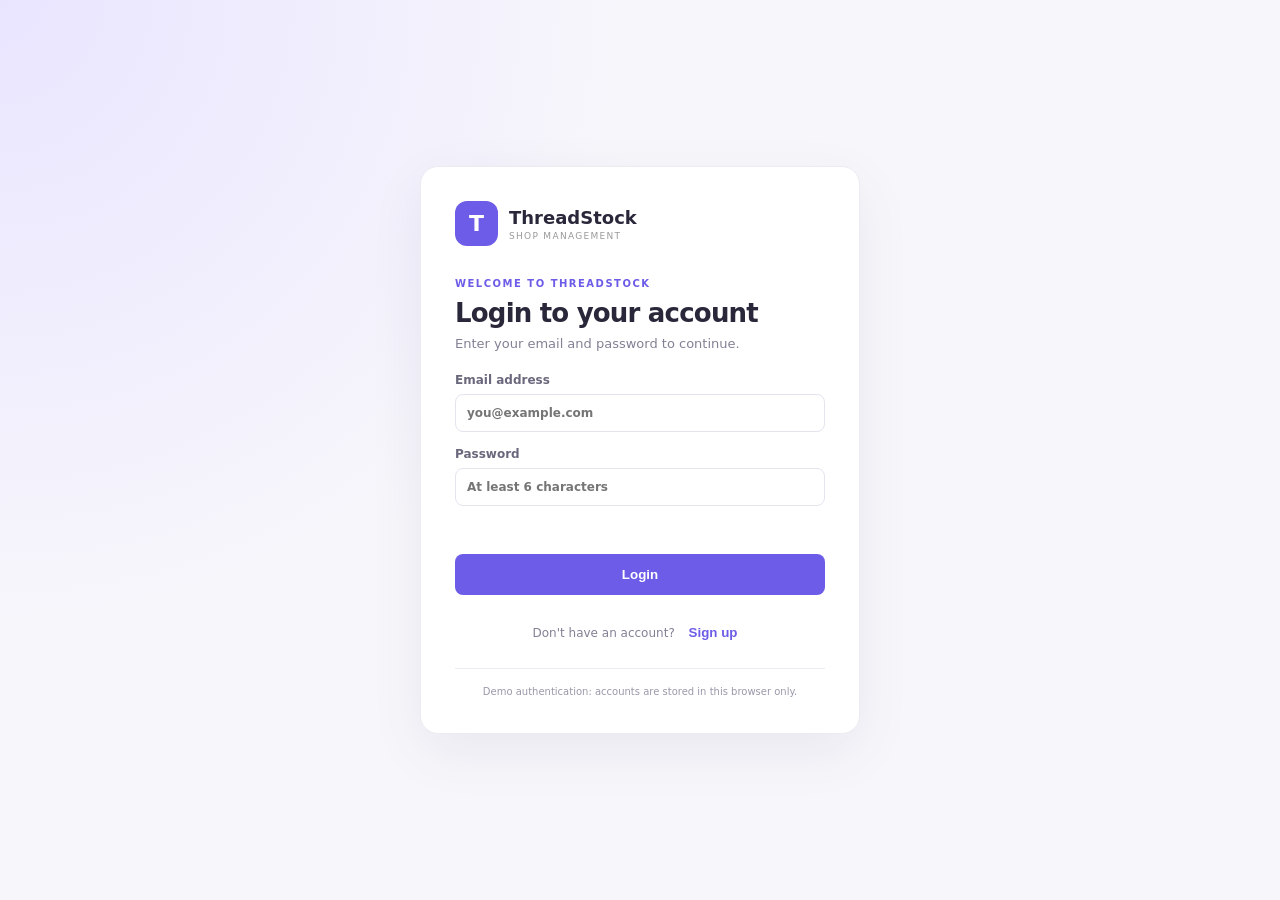
<file: index.html>
<!doctype html>
<html lang="en"><head><meta charset="utf-8"><meta name="viewport" content="width=device-width,initial-scale=1"><title>ThreadStock | Clothing Inventory</title><link rel="stylesheet" href="style.css"></head>
<body>
<div id="auth-screen" class="auth-screen">
  <div class="auth-card">
    <div class="auth-brand"><b class="logo">T</b><div><strong>ThreadStock</strong><small>SHOP MANAGEMENT</small></div></div>
    <p class="auth-eyebrow">WELCOME TO THREADSTOCK</p>
    <h1 id="auth-title">Login to your account</h1>
    <p class="auth-subtitle" id="auth-subtitle">Enter your email and password to continue.</p>
    <form id="auth-form">
      <label id="name-field" class="auth-field" hidden>Full name
        <input id="auth-name" type="text" maxlength="60" placeholder="Your name">
      </label>
      <label class="auth-field">Email address
        <input id="auth-email" type="email" autocomplete="email" required placeholder="you@example.com">
      </label>
      <label class="auth-field">Password
        <input id="auth-password" type="password" autocomplete="current-password" minlength="6" required placeholder="At least 6 characters">
      </label>
      <label id="confirm-field" class="auth-field" hidden>Confirm password
        <input id="auth-confirm" type="password" minlength="6" placeholder="Enter password again">
      </label>
      <p id="auth-error" class="auth-error" role="alert"></p>
      <button class="primary auth-submit" id="auth-submit" type="submit">Login</button>
    </form>
    <p class="auth-switch"><span id="auth-switch-text">Don't have an account?</span>
      <button type="button" class="link" id="auth-switch">Sign up</button>
    </p>
    <p class="auth-demo-note">Demo authentication: accounts are stored in this browser only.</p>
  </div>
</div>
<div id="app-shell" hidden>
<aside class="sidebar"><div class="brand"><b class="logo">T</b><div><strong>ThreadStock</strong><small>SHOP MANAGEMENT</small></div></div><nav><button class="nav active" data-page="dashboard">▦ Dashboard</button><button class="nav" data-page="products">▣ Products & Stock</button><button class="nav" data-page="billing">▤ Create Bill</button><button class="nav" data-page="sales">▥ Sales History</button></nav><div class="account-box"><span id="logged-in-email"></span><button id="logout" type="button">Log out</button></div>
<p class="local"><i></i> Local demo mode<br><small>Data saved in this browser.</small></p></aside>
<main><header><div><small class="eyebrow">CLOTHING STORE / MANAGEMENT</small><h1 id="page-title">Dashboard</h1></div><button class="primary" id="quick-add">＋ Add product</button></header>
<section class="page active" id="dashboard"><div class="hero"><small>YOUR STORE AT A GLANCE</small><h2>Good business starts with<br>organized stock.</h2><p>Track products, create bills, and keep your shop moving.</p></div><div class="stats"><article><span>Total products</span><strong id="stat-products">0</strong><small>Unique product entries</small></article><article><span>Units in stock</span><strong id="stat-units">0</strong><small>Across all products</small></article><article><span>Low stock alerts</span><strong id="stat-low">0</strong><small>5 units or fewer</small></article><article><span>Total sales</span><strong id="stat-sales">₹0.00</strong><small>Completed bills</small></article></div><div class="columns"><article class="panel"><h3>Low stock alerts</h3><div id="low-list" class="empty">No low-stock products. Nice work!</div></article><article class="panel"><h3>Recent sales</h3><div id="recent-list" class="empty">No sales recorded yet.</div></article></div></section>
<section class="page" id="products"><div class="toolbar"><div><h2>Products & stock</h2><p>Add products and monitor available sizes and quantities.</p></div><button class="primary" id="add-product">＋ Add product</button></div><div class="filters"><input id="search" placeholder="Search product, category or size"><select id="filter"><option value="">All categories</option><option>Shirts</option><option>T-shirts</option><option>Trousers</option><option>Dresses</option><option>Ethnic wear</option><option>Other</option></select></div><div class="panel tablebox"><table><thead><tr><th>Product</th><th>Category</th><th>Size</th><th>Price</th><th>Stock</th><th>Status</th><th>Actions</th></tr></thead><tbody id="products-table"></tbody></table><div id="products-empty" class="empty">No products yet. Add your first product.</div></div></section>
<section class="page" id="billing"><div class="toolbar"><div><h2>Create a bill</h2><p>Add items and complete the sale.</p></div></div><div class="billgrid"><article class="panel"><h3>Customer details</h3><label>Customer name<input id="customer" placeholder="Walk-in customer"></label><label>Phone (optional)<input id="phone" placeholder="Phone number"></label><hr><h3>Add an item</h3><label>Product<select id="bill-product"></select></label><label>Quantity<input id="qty" type="number" min="1" value="1"></label><button class="secondary full" id="add-item">Add item to bill</button><p class="hint">Only products with available stock can be billed.</p></article><article class="panel"><div class="split"><h3>Current bill</h3><span class="tag">DRAFT</span></div><div id="cart" class="empty">Add a product to start a bill.</div><div class="totals"><p><span>Subtotal</span><b id="subtotal">₹0.00</b></p><p><span>Tax (0%)</span><b>₹0.00</b></p><p class="grand"><span>Total</span><b id="total">₹0.00</b></p></div><button class="primary full" id="complete">Complete sale & save bill</button><button class="link full" id="clear">Clear current bill</button></article></div></section>
<section class="page" id="sales"><div class="toolbar"><div><h2>Sales history</h2><p>Review bills and print receipts.</p></div><button class="secondary" id="export">Export sales CSV</button></div><div class="panel tablebox"><table><thead><tr><th>Bill no.</th><th>Date</th><th>Customer</th><th>Items</th><th>Total</th><th>Receipt</th></tr></thead><tbody id="sales-table"></tbody></table><div id="sales-empty" class="empty">Completed bills will appear here.</div></div></section><footer>ThreadStock · TYBCA Field Project Prototype</footer></main>
<dialog id="product-dialog"><form id="product-form"><div class="split"><h2 id="dialog-title">Add product</h2><button type="button" class="close" id="close">×</button></div><input type="hidden" id="edit-id"><label>Product name *<input id="p-name" required maxlength="80" placeholder="Classic cotton shirt"></label><div class="twocol"><label>Category<select id="p-category"><option>Shirts</option><option>T-shirts</option><option>Trousers</option><option>Dresses</option><option>Ethnic wear</option><option>Other</option></select></label><label>Size<select id="p-size"><option>XS</option><option>S</option><option>M</option><option>L</option><option>XL</option><option>XXL</option><option>Free Size</option></select></label><label>Price (₹) *<input id="p-price" type="number" min=".01" step=".01" required></label><label>Quantity in stock *<input id="p-stock" type="number" min="0" step="1" required></label></div><p class="hint">Low-stock alert is shown at 5 units or fewer.</p><div class="actions"><button type="button" class="secondary" id="cancel">Cancel</button><button class="primary" type="submit">Save product</button></div></form></dialog><div id="toast"></div><script src="auth.js"></script><script src="script.js"></script></div></body></html>
</file>
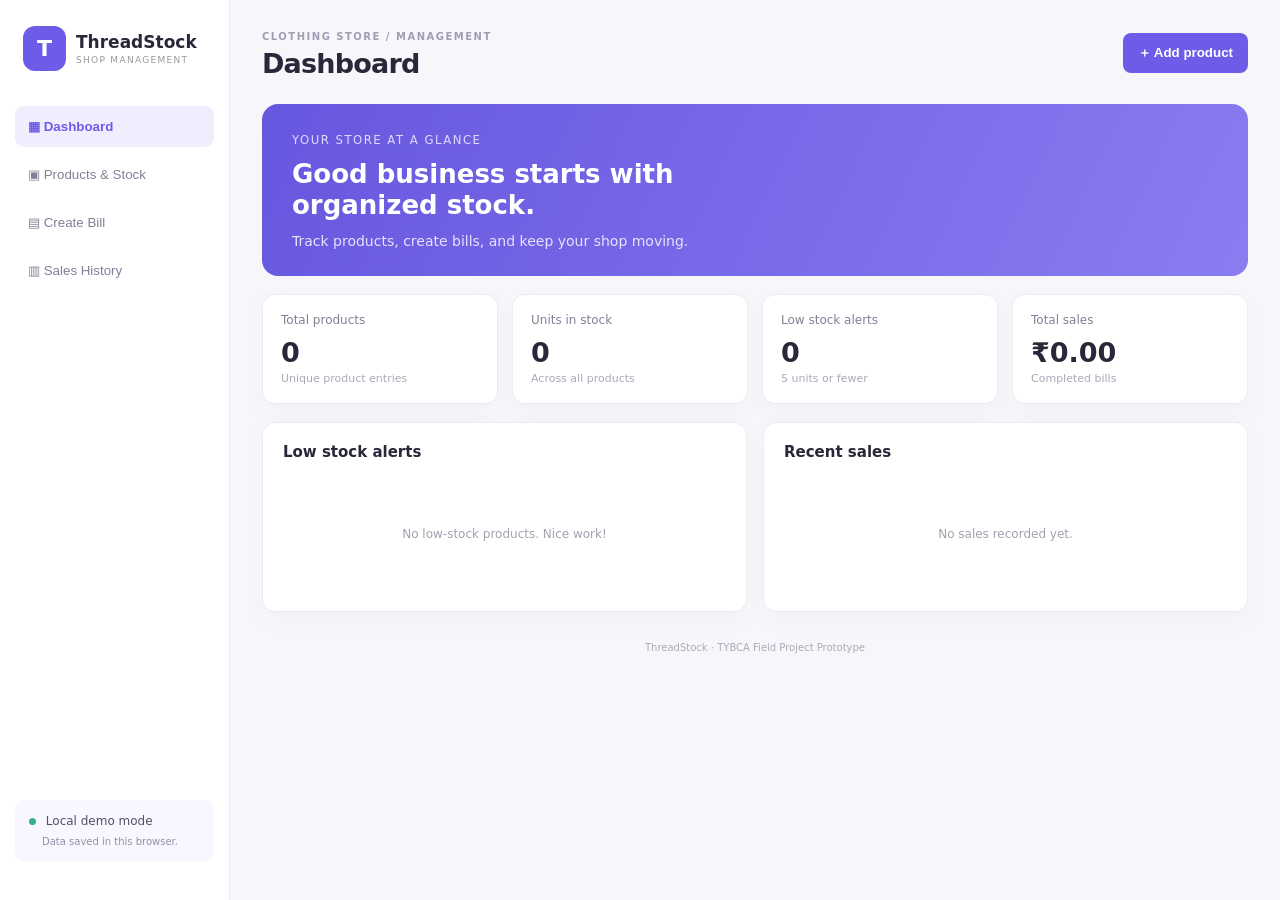
<file: index[1].html>
<!doctype html>
<html lang="en"><head><meta charset="utf-8"><meta name="viewport" content="width=device-width,initial-scale=1"><title>ThreadStock | Clothing Inventory</title><link rel="stylesheet" href="style.css"></head>
<body><aside class="sidebar"><div class="brand"><b class="logo">T</b><div><strong>ThreadStock</strong><small>SHOP MANAGEMENT</small></div></div><nav><button class="nav active" data-page="dashboard">▦ Dashboard</button><button class="nav" data-page="products">▣ Products & Stock</button><button class="nav" data-page="billing">▤ Create Bill</button><button class="nav" data-page="sales">▥ Sales History</button></nav><p class="local"><i></i> Local demo mode<br><small>Data saved in this browser.</small></p></aside>
<main><header><div><small class="eyebrow">CLOTHING STORE / MANAGEMENT</small><h1 id="page-title">Dashboard</h1></div><button class="primary" id="quick-add">＋ Add product</button></header>
<section class="page active" id="dashboard"><div class="hero"><small>YOUR STORE AT A GLANCE</small><h2>Good business starts with<br>organized stock.</h2><p>Track products, create bills, and keep your shop moving.</p></div><div class="stats"><article><span>Total products</span><strong id="stat-products">0</strong><small>Unique product entries</small></article><article><span>Units in stock</span><strong id="stat-units">0</strong><small>Across all products</small></article><article><span>Low stock alerts</span><strong id="stat-low">0</strong><small>5 units or fewer</small></article><article><span>Total sales</span><strong id="stat-sales">₹0.00</strong><small>Completed bills</small></article></div><div class="columns"><article class="panel"><h3>Low stock alerts</h3><div id="low-list" class="empty">No low-stock products. Nice work!</div></article><article class="panel"><h3>Recent sales</h3><div id="recent-list" class="empty">No sales recorded yet.</div></article></div></section>
<section class="page" id="products"><div class="toolbar"><div><h2>Products & stock</h2><p>Add products and monitor available sizes and quantities.</p></div><button class="primary" id="add-product">＋ Add product</button></div><div class="filters"><input id="search" placeholder="Search product, category or size"><select id="filter"><option value="">All categories</option><option>Shirts</option><option>T-shirts</option><option>Trousers</option><option>Dresses</option><option>Ethnic wear</option><option>Other</option></select></div><div class="panel tablebox"><table><thead><tr><th>Product</th><th>Category</th><th>Size</th><th>Price</th><th>Stock</th><th>Status</th><th>Actions</th></tr></thead><tbody id="products-table"></tbody></table><div id="products-empty" class="empty">No products yet. Add your first product.</div></div></section>
<section class="page" id="billing"><div class="toolbar"><div><h2>Create a bill</h2><p>Add items and complete the sale.</p></div></div><div class="billgrid"><article class="panel"><h3>Customer details</h3><label>Customer name<input id="customer" placeholder="Walk-in customer"></label><label>Phone (optional)<input id="phone" placeholder="Phone number"></label><hr><h3>Add an item</h3><label>Product<select id="bill-product"></select></label><label>Quantity<input id="qty" type="number" min="1" value="1"></label><button class="secondary full" id="add-item">Add item to bill</button><p class="hint">Only products with available stock can be billed.</p></article><article class="panel"><div class="split"><h3>Current bill</h3><span class="tag">DRAFT</span></div><div id="cart" class="empty">Add a product to start a bill.</div><div class="totals"><p><span>Subtotal</span><b id="subtotal">₹0.00</b></p><p><span>Tax (0%)</span><b>₹0.00</b></p><p class="grand"><span>Total</span><b id="total">₹0.00</b></p></div><button class="primary full" id="complete">Complete sale & save bill</button><button class="link full" id="clear">Clear current bill</button></article></div></section>
<section class="page" id="sales"><div class="toolbar"><div><h2>Sales history</h2><p>Review bills and print receipts.</p></div><button class="secondary" id="export">Export sales CSV</button></div><div class="panel tablebox"><table><thead><tr><th>Bill no.</th><th>Date</th><th>Customer</th><th>Items</th><th>Total</th><th>Receipt</th></tr></thead><tbody id="sales-table"></tbody></table><div id="sales-empty" class="empty">Completed bills will appear here.</div></div></section><footer>ThreadStock · TYBCA Field Project Prototype</footer></main>
<dialog id="product-dialog"><form id="product-form"><div class="split"><h2 id="dialog-title">Add product</h2><button type="button" class="close" id="close">×</button></div><input type="hidden" id="edit-id"><label>Product name *<input id="p-name" required maxlength="80" placeholder="Classic cotton shirt"></label><div class="twocol"><label>Category<select id="p-category"><option>Shirts</option><option>T-shirts</option><option>Trousers</option><option>Dresses</option><option>Ethnic wear</option><option>Other</option></select></label><label>Size<select id="p-size"><option>XS</option><option>S</option><option>M</option><option>L</option><option>XL</option><option>XXL</option><option>Free Size</option></select></label><label>Price (₹) *<input id="p-price" type="number" min=".01" step=".01" required></label><label>Quantity in stock *<input id="p-stock" type="number" min="0" step="1" required></label></div><p class="hint">Low-stock alert is shown at 5 units or fewer.</p><div class="actions"><button type="button" class="secondary" id="cancel">Cancel</button><button class="primary" type="submit">Save product</button></div></form></dialog><div id="toast"></div><script src="script.js"></script></body></html>
</file>
<file: style.css>
:root{--ink:#29283a;--muted:#828195;--purple:#6c5ce7;--lav:#f0edff;--line:#ecebf2;--bg:#f7f7fb}*{box-sizing:border-box}body{margin:0;background:var(--bg);color:var(--ink);font:14px Inter,system-ui,Arial,sans-serif}.sidebar{position:fixed;inset:0 auto 0 0;width:230px;background:white;border-right:1px solid var(--line);padding:26px 15px;display:flex;flex-direction:column}.brand{display:flex;gap:10px;align-items:center;padding:0 8px 35px}.logo{background:var(--purple);color:white;border-radius:12px;padding:10px 14px;font-size:22px}.brand strong,.brand small{display:block}.brand strong{font-size:17px}.brand small{font-size:9px;color:#999;letter-spacing:1.3px;margin-top:3px}.sidebar nav{display:grid;gap:7px}.nav{border:0;background:white;color:var(--muted);text-align:left;padding:13px;border-radius:9px;cursor:pointer}.nav.active,.nav:hover{background:var(--lav);color:var(--purple);font-weight:bold}.local{margin-top:auto;background:#f8f7ff;border-radius:10px;padding:14px;color:#514e69;font-size:12px}.local i{display:inline-block;width:7px;height:7px;border-radius:50%;background:#30b38c;margin-right:6px}.local small{display:inline-block;margin:8px 0 0 13px;color:#9290a7}main{margin-left:230px;padding:27px 32px;max-width:1500px}header,.toolbar,.split{display:flex;align-items:center;justify-content:space-between;gap:15px}header{margin-bottom:25px}.eyebrow{font-size:10px;letter-spacing:1.5px;color:#a09eb3;font-weight:bold}h1{font-size:27px;margin:5px 0 0;letter-spacing:-.8px}h2{margin:0;font-size:21px}h3{font-size:15px;margin:0 0 16px}.primary,.secondary{border:0;border-radius:8px;padding:11px 15px;font-weight:650;cursor:pointer}.primary{background:var(--purple);color:white}.primary:hover{background:#5142c5}.secondary{background:#efedf7;color:#514e69}.hero{padding:27px 30px;border-radius:16px;color:white;background:linear-gradient(115deg,#6657df,#8a7cf1)}.hero small{letter-spacing:1.5px;color:#ded9ff}.hero h2{font-size:26px;line-height:1.2;margin:12px 0}.hero p{color:#e7e2ff;margin:0}.stats{display:grid;grid-template-columns:repeat(4,1fr);gap:14px;margin:18px 0}.stats article,.panel{background:white;border:1px solid var(--line);border-radius:13px;box-shadow:0 8px 25px #25205308}.stats article{padding:18px}.stats span,.stats small{display:block;color:var(--muted);font-size:12px}.stats strong{display:block;font-size:27px;margin:10px 0 4px}.stats small{font-size:11px;color:#aaa9b8}.columns{display:grid;grid-template-columns:1fr 1fr;gap:16px}.panel{padding:20px}.empty{text-align:center;padding:25px 10px;color:#a2a1b0;font-size:12px}.page{display:none}.page.active{display:block}.toolbar{margin:4px 0 20px}.toolbar p{margin:6px 0 0;color:var(--muted);font-size:12px}.filters{display:flex;gap:10px;margin-bottom:13px}.filters input{flex:1}input,select{font:inherit;width:100%;padding:11px;border:1px solid #e5e3ee;border-radius:8px;background:white;color:var(--ink);margin-top:7px;outline:none}input:focus,select:focus{border-color:#9b90ff}table{border-collapse:collapse;width:100%;text-align:left;white-space:nowrap}th,td{padding:13px 11px;border-bottom:1px solid #f0eff5;font-size:12px}th{font-size:10px;color:#9291a3;text-transform:uppercase;background:#fbfbfd}.tablebox{overflow:auto}.tablebox .empty{display:none}.pill{padding:5px 8px;border-radius:20px;font-size:10px;font-weight:bold}.good{background:#e6f7f1;color:#178369}.low{background:#fff0e2;color:#bd6b1c}.out{background:#ffebee;color:#c74758}.action{border:0;background:none;color:var(--purple);cursor:pointer;font-weight:bold;margin-right:7px}.danger{color:#c74758}.billgrid{display:grid;grid-template-columns:.8fr 1.2fr;gap:16px}.panel label,dialog label{display:block;font-size:12px;color:#69687c;font-weight:650;margin:13px 0}.full{width:100%;margin-top:7px}.hint{font-size:11px;color:#9998aa;line-height:1.5}hr{border:0;border-top:1px solid var(--line);margin:22px 0}.tag{background:var(--lav);color:var(--purple);padding:7px;border-radius:6px;font-size:10px;font-weight:bold}.line{display:flex;justify-content:space-between;align-items:center;gap:12px;border-bottom:1px solid var(--line);padding:12px 0}.line strong{font-size:12px}.line small{display:block;color:var(--muted);margin-top:4px}.remove{border:0;background:#fff0f1;color:#c74758;padding:6px;border-radius:5px;cursor:pointer}.totals{border-top:1px solid var(--line);margin-top:10px;padding-top:10px}.totals p{display:flex;justify-content:space-between;color:var(--muted);font-size:12px}.totals b{color:var(--ink)}.totals .grand{border-top:1px dashed var(--line);padding-top:13px;color:var(--ink);font-size:15px}.grand b{font-size:20px;color:var(--purple)}.link{border:0;background:none;color:var(--purple);cursor:pointer;padding:10px}.close{border:0;border-radius:7px;font-size:22px;background:#f0eff7;cursor:pointer}.twocol{display:grid;grid-template-columns:1fr 1fr;gap:0 13px}.actions{display:flex;justify-content:flex-end;gap:10px;margin-top:20px}dialog{border:0;border-radius:14px;width:min(500px,calc(100% - 25px));padding:24px;box-shadow:0 20px 70px #21194d44}dialog::backdrop{background:#24203977}#toast{position:fixed;bottom:20px;right:20px;background:#29283a;color:white;padding:13px 18px;border-radius:9px;opacity:0;pointer-events:none;transition:.2s}#toast.show{opacity:1}footer{text-align:center;color:#aaa9b8;font-size:10px;padding:30px 0 10px}@media(max-width:1000px){.sidebar{width:200px}main{margin-left:200px;padding:22px}.stats{grid-template-columns:repeat(2,1fr)}.billgrid,.columns{grid-template-columns:1fr}}@media(max-width:650px){.sidebar{position:static;width:auto;padding:12px}.brand{padding:0 4px 12px}.sidebar nav{display:flex;overflow:auto}.nav{white-space:nowrap;padding:10px}.local{display:none}main{margin:0;padding:16px 12px}.stats{gap:9px}.stats article{padding:13px}.stats strong{font-size:23px}.hero{padding:22px}.hero h2{font-size:22px}.columns{gap:10px}.panel{padding:14px}.filters{flex-direction:column}.toolbar{align-items:flex-start}.twocol{grid-template-columns:1fr}}

/* Login and signup screen */
[hidden] { display: none !important; }
.auth-screen {
  min-height: 100vh;
  display: grid;
  place-items: center;
  padding: 24px;
  background: radial-gradient(circle at top left, #e9e5ff, transparent 42%), #f7f7fb;
}
.auth-card {
  width: min(440px, 100%);
  background: #fff;
  border: 1px solid var(--line);
  border-radius: 18px;
  padding: 34px;
  box-shadow: 0 18px 55px #25205312;
}
.auth-brand { display: flex; align-items: center; gap: 11px; margin-bottom: 32px; }
.auth-brand strong, .auth-brand small { display: block; }
.auth-brand strong { font-size: 18px; }
.auth-brand small { color: #999; font-size: 9px; letter-spacing: 1.3px; margin-top: 3px; }
.auth-eyebrow { color: var(--purple); font-size: 10px; font-weight: 750; letter-spacing: 1.5px; margin: 0 0 9px; }
.auth-card h1 { font-size: 26px; margin: 0 0 8px; }
.auth-subtitle { color: var(--muted); font-size: 13px; margin: 0 0 22px; }
.auth-field { display: block; color: #69687c; font-size: 12px; font-weight: 650; margin: 15px 0; }
.auth-field input { display: block; margin-top: 7px; }
.auth-submit { width: 100%; margin-top: 8px; padding: 13px; }
.auth-error { color: #c74758; font-size: 12px; min-height: 17px; margin: 8px 0; }
.auth-switch { text-align: center; color: var(--muted); font-size: 12px; margin: 20px 0 0; }
.auth-switch .link { font-weight: 700; }
.auth-demo-note { border-top: 1px solid var(--line); padding-top: 15px; margin: 18px 0 0; text-align: center; color: #9998aa; font-size: 10px; line-height: 1.5; }
.account-box { margin-top: auto; padding: 12px 8px; border-top: 1px solid var(--line); }
.account-box span { display: block; color: var(--muted); font-size: 11px; overflow-wrap: anywhere; margin-bottom: 8px; }
.account-box button { border: 0; background: #fff0f1; color: #c74758; border-radius: 7px; padding: 8px 11px; cursor: pointer; font-weight: 650; font-size: 11px; }
@media (max-width: 650px) {
  .auth-card { padding: 25px 21px; }
  .account-box { display: flex; align-items: center; justify-content: space-between; gap: 10px; }
  .account-box span { margin: 0; }
}
</file>
